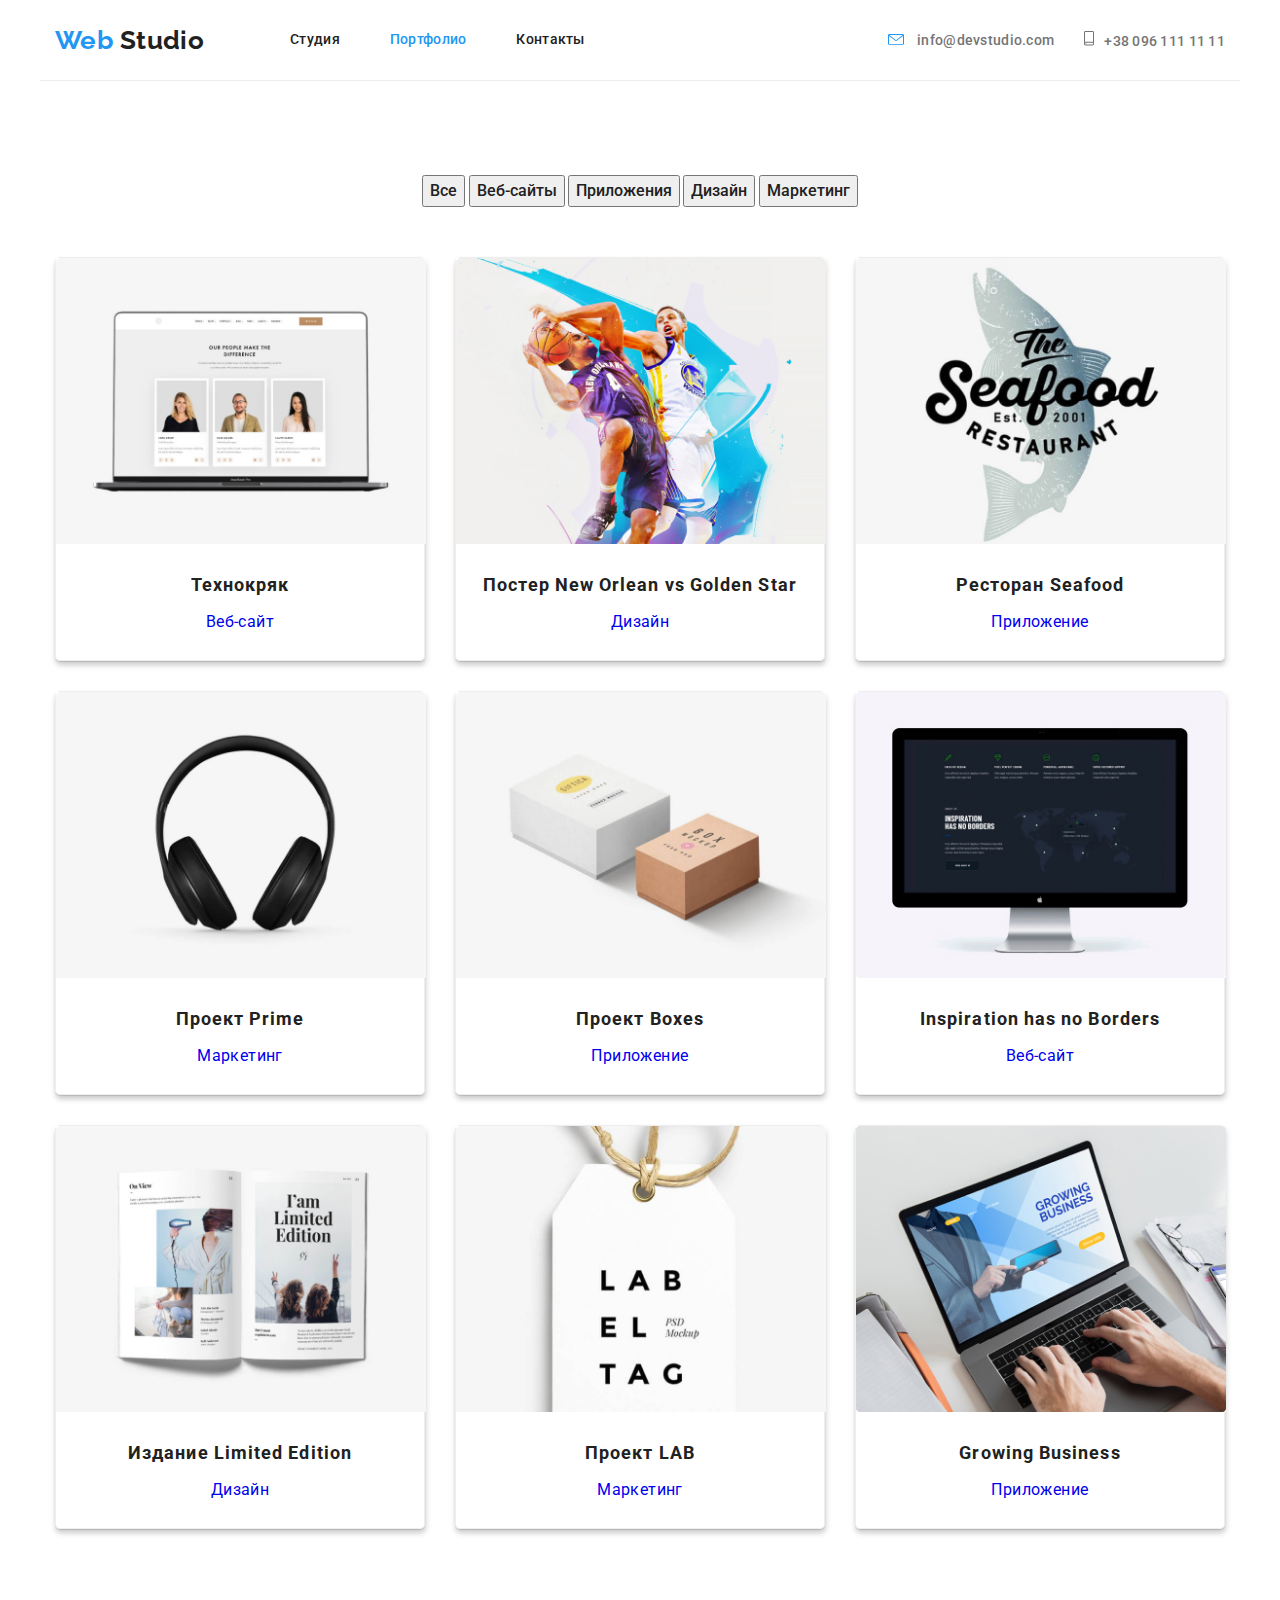
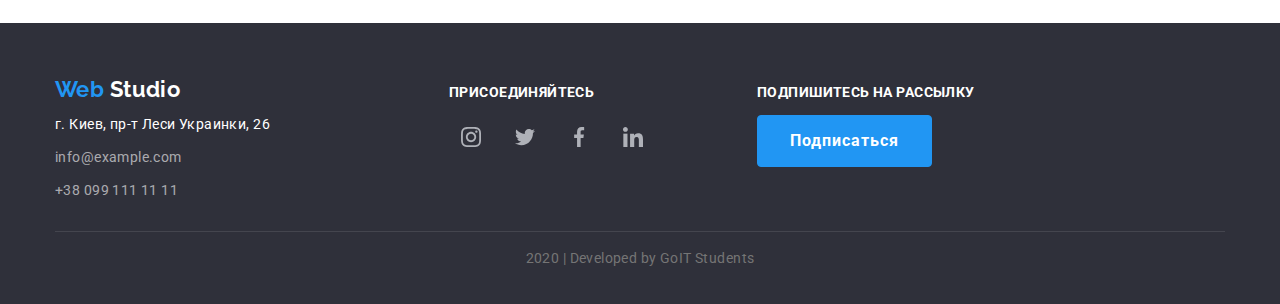
<file: portfolio.html>
<!DOCTYPE html>
<html lang="ru">
  <head>
    <meta charset="UTF-8" />
    <meta name="viewport" content="width=device-width, initial-scale=1.0" />
    <title>Document</title>
    <link
      href="https://fonts.googleapis.com/css2?family=Raleway:wght@700&family=Roboto:wght@400;500;700&display=swap"
      rel="stylesheet"
    />
    <link
      rel="stylesheet"
      href="https://cdnjs.cloudflare.com/ajax/libs/modern-normalize/0.6.0/modern-normalize.min.css"
    />
    <link rel="stylesheet" href="./css/styles.css" />
  </head>
  <body>
    <!--Header-->
    <header>
      <div class="container">
        <nav class="site-nav">
          <a class="logo" href="#" lang="en"
            ><span class="logo-accent">Web</span> Studio</a
          >
          <ul class="header-list">
            <li><a href="./index.html" class="link">Студия</a></li>
            <li>
              <a href="./portfolio.html" class="link current">Портфолио</a>
            </li>
            <li><a href="#" class="link">Контакты</a></li>
          </ul>
        </nav>
        <ul class="header-info">
          <li>
            <a href="mailto:info@devstudio.com" class="link-info">
              <img src="./images/envelope(hover).svg" alt="" class="info-img" />
              info@devstudio.com</a
            >
          </li>
          <li>
            <a href="tel:+380961111111" class="link-info">
              <img src="./images/smartphone.svg" alt="" class="info-img" />+38
              096 111 11 11
            </a>
          </li>
        </ul>
      </div>
    </header>
    <main>
      <section class="section">
        <div class="container">
          <!-- Filters -->
          <div class="buttons">
            <button type="button" class="filter-button">Все</button>
            <button type="button" class="filter-button">Веб-сайты</button>
            <button type="button" class="filter-button">Приложения</button>
            <button type="button" class="filter-button">Дизайн</button>
            <button type="button" class="filter-button">Маркетинг</button>
          </div>
          <!-- List -->
          <ul class="project-list">
            <li class="project-item">
              <a href="#">
                <img src="./images/tehnohryak.jpg" alt="" class="project-img" />
                <h3 class="project-name">Технокряк</h3>
                <p class="project-class">Веб-сайт</p></a
              >
              <!-- <p>
              Технокряк это современная площадка распространения коронавируса.
              Компании используют эту платформу для цифрового шпионажа и атак на
              защищённые сервера конкурентов.
            </p> -->
            </li>
            <li class="project-item">
              <a href="#">
                <img src="./images/poster.jpg" alt="" class="project-img" />
                <h3 class="project-name">Постер New Orlean vs Golden Star</h3>
                <p class="project-class">Дизайн</p></a
              >
              <!-- <p>
              Классический текст-«рыба» (условный, зачастую бессмысленный
              текст-заполнитель, вставляемый в макет страницы).
            </p> -->
            </li>
            <li class="project-item">
              <a href="#">
                <img src="./images/seafood.jpg" alt="" class="project-img" />
                <h3 class="project-name">Ресторан Seafood</h3>
                <p class="project-class">Приложение</p>
              </a>
              <!-- <p>
              Lorem ipsum dolor sit amet, eu errem eloquentiam pro. Fuisset
              platonem postulant eos id, ut mazim legere pri, nostrud debitis no
              usu.
            </p> -->
            </li>
            <li class="project-item">
              <a href="#">
                <img src="./images/prime.jpg" alt="" class="project-img" />
                <h3 class="project-name">Проект Prime</h3>
                <p class="project-class">Маркетинг</p></a
              >
              <!-- <p>
              Reprimique eloquentiam ex has, at rebum tempor nec. Qui molestiae
              conclusionemque ut. Quo denique theophrastus ea, an his justo
              deseruisse.
            </p> -->
            </li>
            <li class="project-item">
              <a href="#">
                <img src="./images/boxes.jpg" alt="" class="project-img" />
                <h3 class="project-name">Проект Boxes</h3>
                <p class="project-class">Приложение</p></a
              >
              <!-- <p>
              Классический текст-«рыба» (условный, зачастую бессмысленный
              текст-заполнитель, вставляемый в макет страницы).
            </p> -->
            </li>
            <li class="project-item">
              <a href="#">
                <img src="./images/design.jpg" alt="" class="project-img" />
                <h3 class="project-name">Inspiration has no Borders</h3>
                <p class="project-class">Веб-сайт</p></a
              >
              <!-- <p>
              Lorem ipsum dolor sit amet, eu errem eloquentiam pro. Fuisset
              platonem postulant eos id, ut mazim legere pri, nostrud debitis no
              usu.
            </p> -->
            </li>
            <li class="project-item">
              <a href="#">
                <img
                  src="./images/limited-edition.jpg"
                  alt=""
                  class="project-img"
                />
                <h3 class="project-name">Издание Limited Edition</h3>
                <p class="project-class">Дизайн</p></a
              >
              <!-- <p>
              Reprimique eloquentiam ex has, at rebum tempor nec. Qui molestiae
              conclusionemque ut. Quo denique theophrastus ea, an his justo
              deseruisse.
            </p> -->
            </li>
            <li class="project-item">
              <a href="#">
                <img src="./images/lab.jpg" alt="" class="project-img" />
                <h3 class="project-name">Проект LAB</h3>
                <p class="project-class">Маркетинг</p></a
              >
              <!-- <p class="project-class">
              Классический текст-«рыба» (условный, зачастую бессмысленный
              текст-заполнитель, вставляемый в макет страницы).
            </p> -->
            </li>
            <li class="project-item">
              <a href="#">
                <img src="./images/desktop.jpg" alt="" class="project-img" />
                <h3 class="project-name">Growing Business</h3>
                <p class="project-class">Приложение</p></a
              >
              <!-- <p>
              Lorem ipsum dolor sit amet, eu errem eloquentiam pro. Fuisset
              platonem postulant eos id, ut mazim legere pri, nostrud debitis no
              usu.
            </p> -->
            </li>
          </ul>
        </div>
      </section>
    </main>
    <!-- Footer -->
    <footer class="footer">
      <div class="container">
        <div class="footer-list">
          <div class="footer-address">
            <a class="logo-secondary" href="" lang="en"
              ><span class="logo-accent">Web</span> Studio</a
            >
            <address class="address">
              <div class="physical-address">
                г. Киев, пр-т Леси Украинки, 26
              </div>
              <div class="email-address">info@example.com</div>
              <div class="phone-address">+38 099 111 11 11</div>
            </address>
          </div>
          <div class="footer-social">
            <h3 class="social-title">присоединяйтесь</h3>
            <ul class="social-list">
              <li class="social-item">
                <a href="#" aria-label="Instagram"
                  ><img src="./images/instagram.svg" alt=""
                /></a>
              </li>
              <li class="social-item">
                <a href="#" aria-label="Twitter"
                  ><img src="./images/twitter.svg" alt=""
                /></a>
              </li>
              <li class="social-item">
                <a href="#" aria-label="Facebook"
                  ><img src="./images/facebook.svg" alt=""
                /></a>
              </li>
              <li class="social-item">
                <a href="#" aria-label="LimkedIn"
                  ><img src="./images/linkedin.svg" alt=""
                /></a>
              </li>
            </ul>
          </div>
          <div class="footer-sign">
            <h3 class="social-title">Подпишитесь на рассылку</h3>
            <a href="#" class="button">Подписаться</a>
          </div>
        </div>
        <p>2020 | Developed by GoIT Students</p>
      </div>
    </footer>
  </body>
</html>
</file>
<file: css/styles.css>
:root {
  --primary-text-color: #757575;
  --main-title-color: #212121;
  --accent-text-color: #2196f3;
}
body {
  color: var(--primary-text-color);
  background-color: #ffffff;
  font-family: Roboto;
  font-size: 14px;
  font-weight: 400;
  letter-spacing: 0.03em;
}
ul {
  list-style: none;
  padding: 0;
  margin: 0;
}
.container {
  width: 1200px;
  padding: 0 15px;
  margin: 0 auto;
  text-align: center;
}
.section.border-bottom {
  border-bottom: 1px solid #ececec;
}
.section {
  padding-bottom: 94px;
  padding-top: 94px;
}
/* logo */
.logo {
  margin-right: 86px;
  color: var(--main-title-color);
  text-decoration: none;
  font-family: Raleway;
  font-weight: 700;
  font-size: 26px;
  line-height: 1.19;
}
.logo-secondary {
  display: block;
  margin-bottom: 10px;
  color: #ffffff;
  text-decoration: none;
  font-family: Raleway;
  font-weight: 700;
  font-size: 22px;
  line-height: 1.18;
}
.logo-accent {
  color: #2196f3;
}
/* header */
header .container {
  display: flex;
}
.site-nav {
  display: flex;
  align-items: center;
  margin-right: auto;
}
.header-list {
  display: flex;
}
.header-list li:not(:last-child) {
  margin-right: 50px;
}
.header-info {
  display: flex;
  align-items: center;
}
.header-info li:not(:last-child) {
  margin-right: 30px;
}
.info-img {
  margin-right: 10px;
}
header .link {
  display: block;
  padding: 32px 0;
  font-family: inherit;
  font-weight: 500;
  line-height: 1.14;
  letter-spacing: 0.02em;
  color: var(--main-title-color);
  text-decoration: none;
}
header .link.current {
  color: var(--accent-text-color);
}
header .link-info {
  font-family: inherit;
  font-weight: 500;
  line-height: 1.14;
  letter-spacing: 0.02em;
  color: var(--primary-text-color);
  text-decoration: none;
}
header .link:hover,
header .link:focus {
  color: var(--accent-text-color);
}
header .link-info:hover,
header .link-info:focus {
  color: var(--accent-text-color);
}
header .container {
  border-bottom: 1px solid #ececec;
}
/* footer */
.footer {
  background-color: #2f303a;
}
footer .container {
  padding-bottom: 24px;
}
.footer-list {
  display: flex;
  text-align: start;
  align-items: baseline;
  border-bottom: 1px solid rgba(255, 255, 255, 0.1);
  padding: 48px 0px 28px;
  margin-bottom: 18px;
}
.address {
  display: block;
  font-style: normal;
  font-weight: 400;
  line-height: 1.71;
  letter-spacing: 0.03em;
  color: rgba(255, 255, 255, 0.6);
}
.physical-address {
  margin-bottom: 9px;
  margin-right: 179px;
  color: #ffffff;
}
.footer-social {
  margin-right: 102px;
}
.social-title {
  font-weight: 700;
  font-size: 14px;
  line-height: 1.14;
  text-transform: uppercase;
  color: #ffffff;
}
.email-address {
  margin-bottom: 9px;
}
.social-list {
  display: flex;
  justify-content: center;
}
.social-item:not(:last-child) {
  margin-right: 10px;
}
/* Studio-page */
/* hero */
.hero {
  text-align: center;
  max-width: 1600px;
  height: 600px;
  background-image: url('../images/hero');
}
.hero-title {
  margin-top: 0;
  margin-bottom: 46px;
  font-weight: 900;
  font-size: 44px;
  line-height: 1.36;
  letter-spacing: 0.06em;
  text-transform: uppercase;
  color: #ffffff;
}
.button {
  display: inline-block;
  border-radius: 4px;
  padding: 10px 32px;

  color: #ffffff;
  background-color: var(--accent-text-color);
  border: 1px solid #2196f3;

  font-weight: 700;
  font-size: 16px;
  line-height: 30px;
  text-align: center;
  letter-spacing: 0.06em;
  text-decoration: none;
}
.button:hover,
.button:focus {
  color: var(--accent-text-color);
  background-color: #ffffff;
}
/* advantages */
.advantage-list {
  display: flex;
}
.advantage-item {
  width: calc((100%-90px) / 4);
  text-align: start;
}
.advantage-item:not(:last-child) {
  margin-right: 30px;
}
.advantage-frame {
  width: 270px;
  height: 120px;
  background: #f5f4fa;
}
.advantage-img {
  display: inline-block;
  margin-bottom: 30px;
}
.advantage-title {
  margin-top: 0;
  margin-bottom: 10px;

  font-weight: 700;
  font-size: inherit;
  line-height: 1.14;
  text-transform: uppercase;
  color: var(--main-title-color);
}
.advantage-text {
  margin-top: 0;
  margin-bottom: 0;
  line-height: 1.71;
}
.activity-main-title {
  margin-top: 0;
  margin-bottom: 50px;
  font-weight: 700;
  font-size: 36px;
  line-height: 1.17;
  text-align: center;
  color: var(--main-title-color);
}
.activity-list {
  display: flex;
}
.activity-item:not(:last-child) {
  margin-right: 30px;
}
/* .activity-title {
  font-weight: 700;
  font-size: inherit;
  line-height: 1.14;
  text-align: center;
  text-transform: uppercase;
  color: #ffffff;
} */
/* team */
.section.team {
  background-color: #f5f4fa;
}
.team-title {
  margin-top: 0;
  margin-bottom: 50px;
  font-weight: 700;
  font-size: 36px;
  line-height: 1.17;
  text-align: center;
  color: var(--main-title-color);
}
.team-list {
  display: flex;
}
.team-item {
  width: 270px;
  height: 422px;
  background: #ffffff;
  box-shadow: 0px 2px 1px rgba(0, 0, 0, 0.2), 0px 1px 1px rgba(0, 0, 0, 0.14),
    0px 1px 3px rgba(0, 0, 0, 0.12);
}
.team-item:not(:last-child) {
  margin-right: 30px;
}
.team-img {
  width: 270px;
  display: inline-block;
  margin-bottom: 30px;
}

.team-name {
  margin-top: 0;
  margin-bottom: 10px;
  font-weight: 500;
  font-size: 16px;
  line-height: 1.19;
  color: var(--main-title-color);
}
.team-profession {
  margin-top: 0;
  margin-bottom: 16px;
  font-size: 16px;
  line-height: 1.19;
}
/* clients */
.clients-title {
  margin-top: 0;
  margin-bottom: 50px;
  font-size: 36px;
  line-height: 1.17;
  text-align: center;
  color: var(--main-title-color);
}
.client-list {
  display: flex;
}
.client-item:not(:last-child) {
  margin-right: 30px;
}
/* Portfolio-page */
.buttons {
  margin-bottom: 50px;
}
.project-list {
  display: flex;
  flex-wrap: wrap;
}
.project-item {
  width: 370px;
  height: 404px;
  border: 1px solid #eeeeee;
  border-radius: 5px;
  box-shadow: 1px 4px 6px rgba(0, 0, 0, 0.16), 0px 4px 4px rgba(0, 0, 0, 0.06),
    0px 1px 1px rgba(0, 0, 0, 0.12);
}
.project-item:not(:nth-child(3n)) {
  margin-right: 30px;
}
.project-item:not(:nth-last-child(-n + 3)) {
  margin-bottom: 30px;
}
.filter-button {
  font-weight: 500;
  font-size: 16px;
  line-height: 1.63;
  text-align: center;
  color: var(--main-title-color);
}
.project-item a {
  text-decoration: none;
}
.project-img {
  margin-bottom: 20px;
  width: 370px;
}
.project-name {
  margin-top: 0;
  margin-bottom: 4px;
  font-weight: 700;
  font-size: 18px;
  line-height: 2;
  letter-spacing: 0.06em;
  color: var(--main-title-color);
}
.project-class {
  margin-top: 0;
  margin-bottom: 20px;
  font-size: 16px;
  line-height: 1.88;
}
</file>
